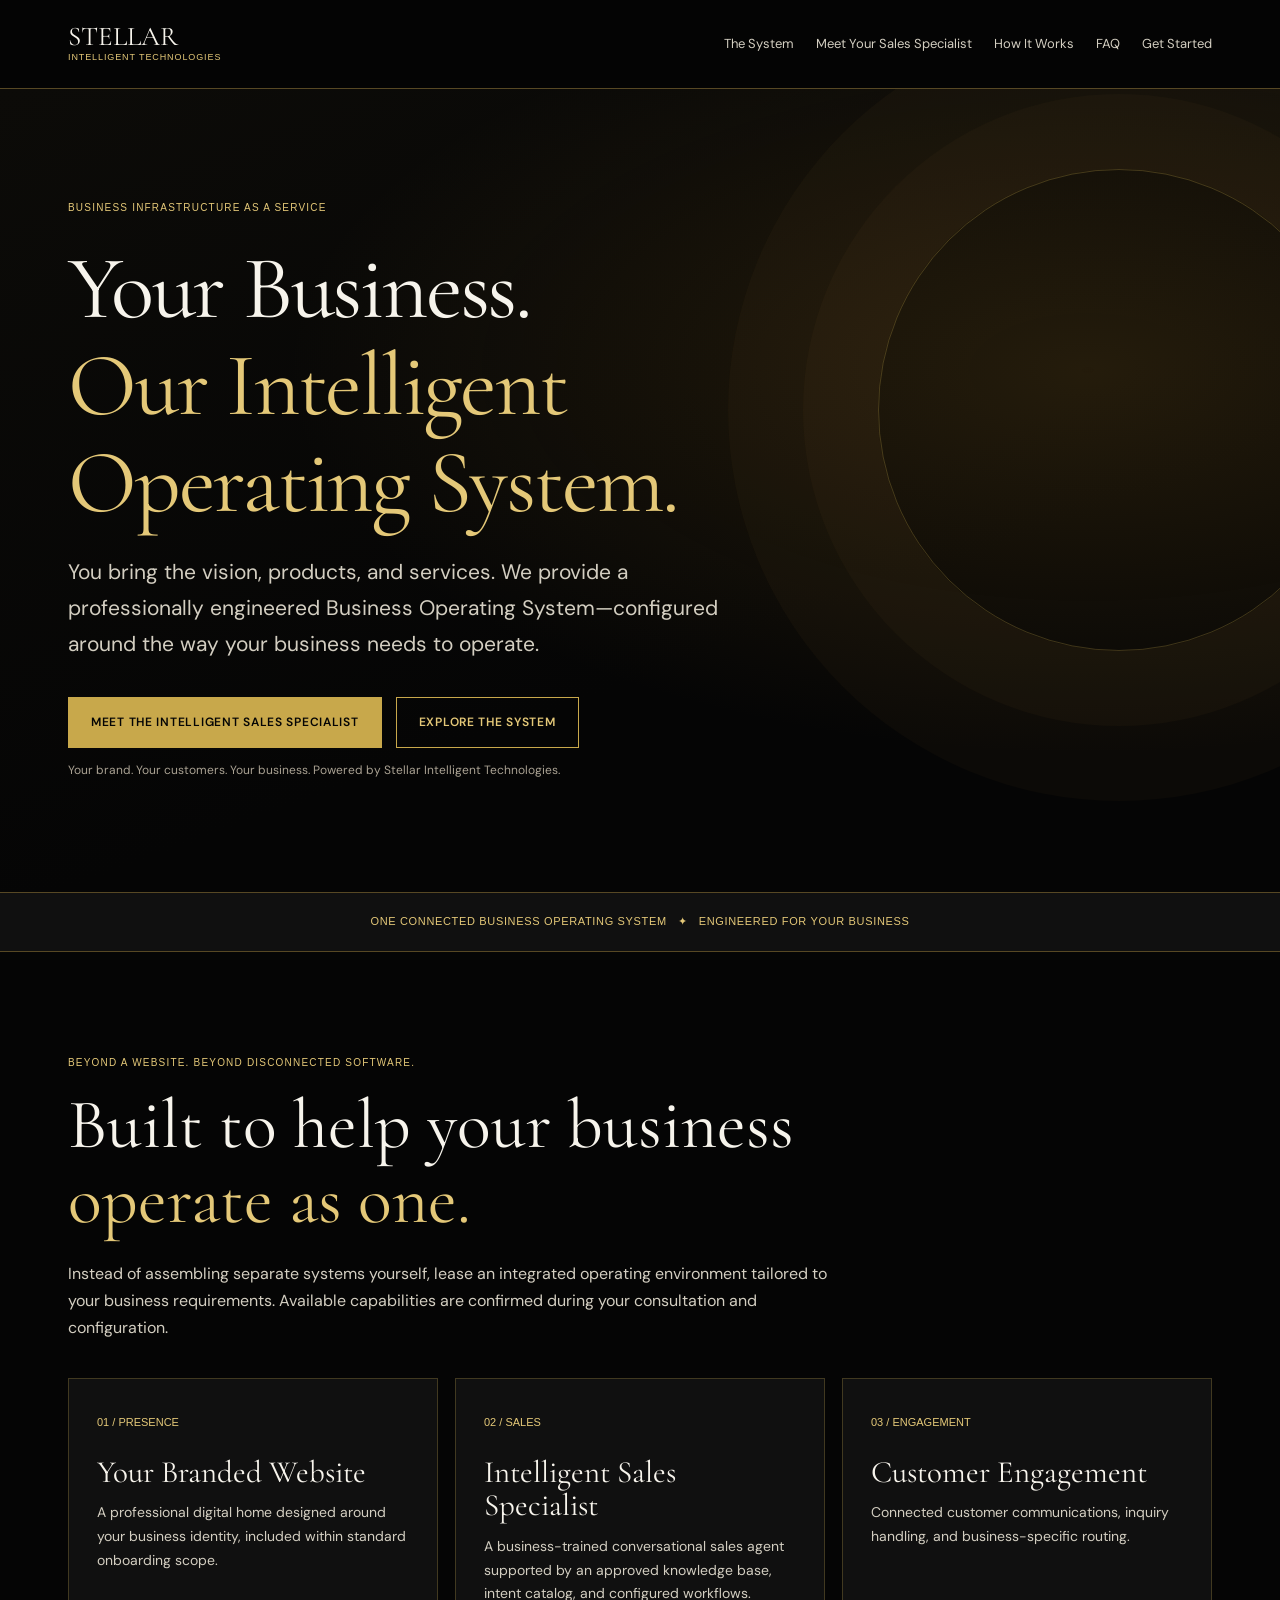
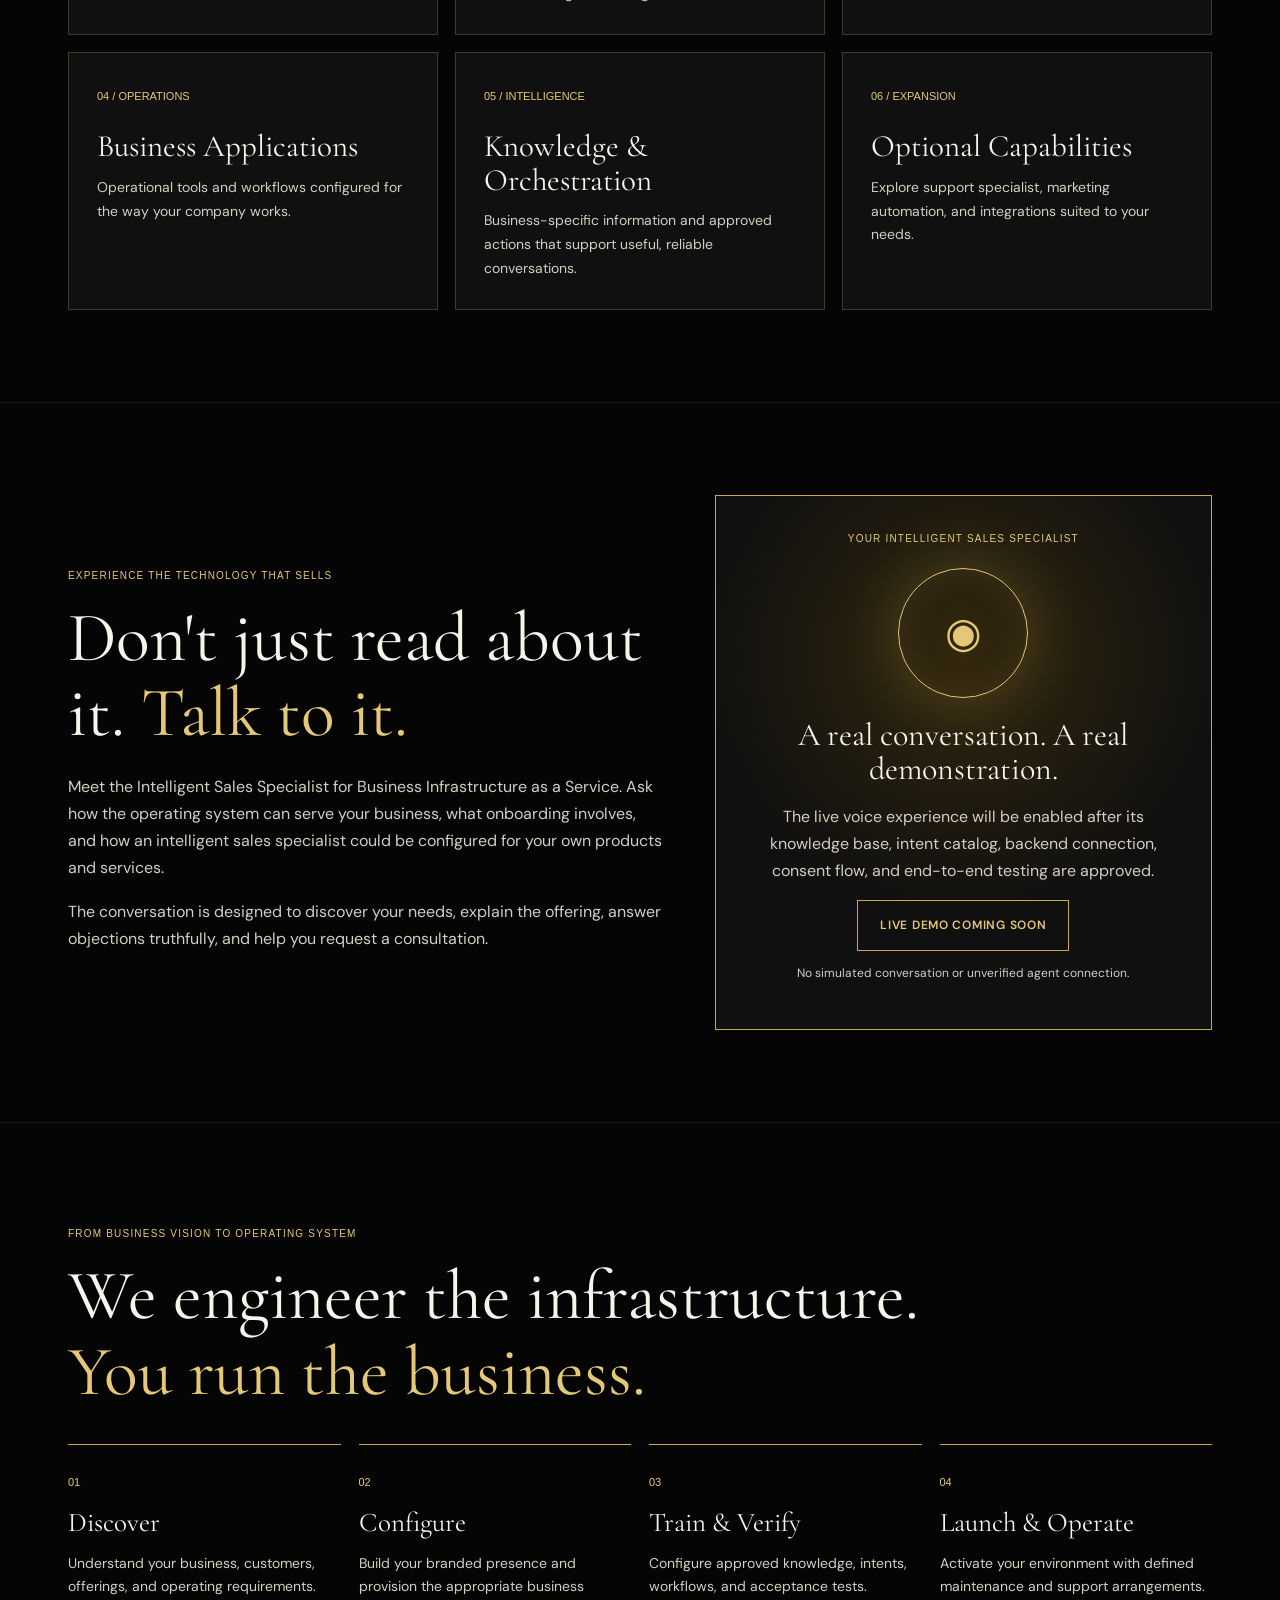
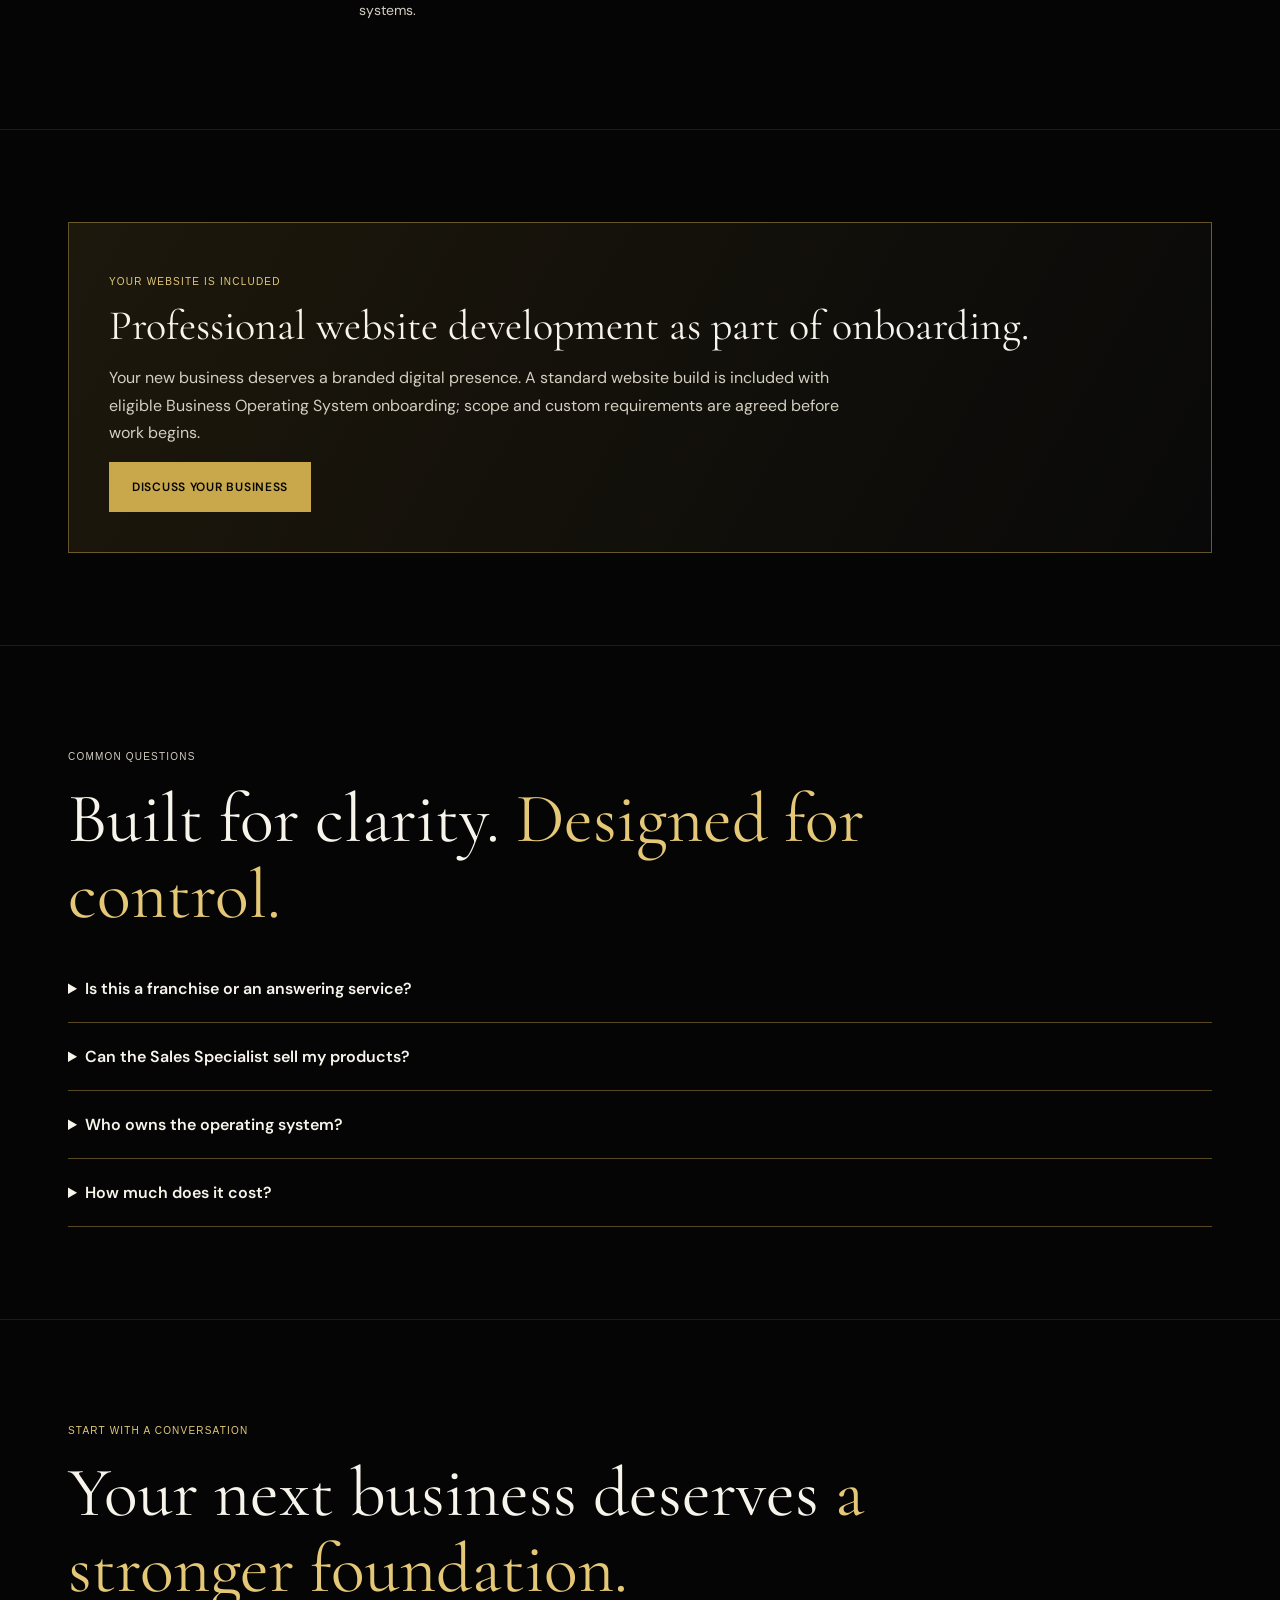
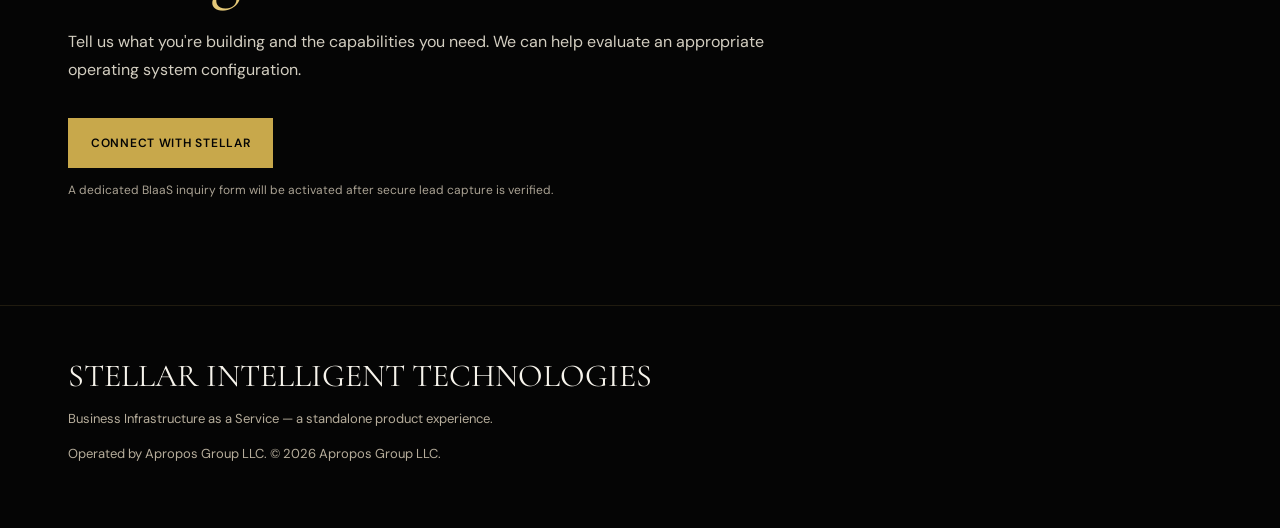
<file: biaas-preview.html>
<!doctype html>
<html lang="en"><head><meta charset="utf-8"><meta name="viewport" content="width=device-width, initial-scale=1"><meta name="theme-color" content="#050505"><meta name="description" content="Lease a professionally engineered Business Operating System, tailored to your business. Experience Stellar's Intelligent Sales Specialist."><title>Business Operating System | Stellar Intelligent Technologies</title><link rel="preconnect" href="https://fonts.googleapis.com"><link rel="preconnect" href="https://fonts.gstatic.com" crossorigin><link href="https://fonts.googleapis.com/css2?family=Cormorant+Garamond:wght@400;500&family=DM+Sans:wght@400;500;600&family=Syncopate:wght@400;700&display=swap" rel="stylesheet"><style>
:root{--black:#050505;--panel:#101010;--gold:#C8A84B;--lightgold:#E4C878;--white:#F7F4EC;--muted:#D3CEC1;--line:#574824}*{box-sizing:border-box}html{scroll-behavior:smooth}body{margin:0;background:var(--black);color:var(--white);font:16px/1.7 'DM Sans',sans-serif}a{color:inherit}a:focus-visible,button:focus-visible{outline:3px solid var(--lightgold);outline-offset:4px}.wrap{max-width:1200px;margin:auto;padding:0 28px}.eyebrow{font:10px/1.8 'Syncopate',sans-serif;letter-spacing:.12em;color:var(--lightgold)}header{position:sticky;top:0;z-index:10;background:#050505f5;border-bottom:1px solid #574824;backdrop-filter:blur(12px)}header .wrap{display:flex;align-items:center;justify-content:space-between;gap:20px;min-height:88px}.brand{font:400 27px/1 'Cormorant Garamond',serif;text-decoration:none}.brand small{display:block;color:var(--lightgold);font:9px/1.7 'Syncopate',sans-serif;letter-spacing:.1em}nav{display:flex;gap:22px;flex-wrap:wrap}nav a{font-size:13px;text-decoration:none;color:var(--muted)}nav a:hover{color:var(--lightgold)}.hero{position:relative;overflow:hidden;padding:110px 0 100px;background:radial-gradient(ellipse at 85% 35%,#7d5b1b40,transparent 52%),linear-gradient(160deg,#0c0b08,#050505 65%)}.hero:after{content:'';position:absolute;right:-80px;top:80px;width:480px;height:480px;border:1px solid #c8a84b44;border-radius:50%;box-shadow:0 0 0 75px #c8a84b08,0 0 0 150px #c8a84b08;pointer-events:none}h1,h2,h3{font-family:'Cormorant Garamond',Georgia,serif;font-weight:400;line-height:1.08}h1{font-size:clamp(52px,7vw,104px);max-width:850px;letter-spacing:-.025em;margin:24px 0}h1 em,h2 em{font-style:normal;color:var(--lightgold)}.lead{font-size:clamp(17px,2vw,21px);max-width:700px;color:var(--muted)}.actions{display:flex;gap:14px;flex-wrap:wrap;margin-top:35px}.btn{display:inline-block;text-decoration:none;padding:14px 22px;font-size:12px;font-weight:600;letter-spacing:.06em;border:1px solid var(--gold);cursor:pointer}.btn.primary{background:var(--gold);color:#050505}.btn.secondary{background:transparent;color:var(--lightgold)}.micro{font-size:12px;color:#aaa293}.strip{border-block:1px solid #574824;background:#101010;padding:19px 0;text-align:center;color:var(--lightgold);font:11px/1.8 'Syncopate',sans-serif;letter-spacing:.06em}.section{padding:92px 0;border-bottom:1px solid #57482455}h2{font-size:clamp(40px,5.5vw,70px);max-width:900px;margin:15px 0 22px}.intro{max-width:760px;color:var(--muted)}.grid{display:grid;grid-template-columns:repeat(3,minmax(0,1fr));gap:17px;margin-top:36px}.card{background:var(--panel);border:1px solid #c8a84b44;padding:28px;min-height:230px}.card .number{font:11px 'Syncopate',sans-serif;color:var(--lightgold)}.card h3{font-size:31px;margin:22px 0 12px}.card p{color:var(--muted);font-size:14px;margin:0}.demo{display:grid;grid-template-columns:1.2fr 1fr;gap:50px;align-items:center}.demo-panel{padding:34px;border:1px solid var(--gold);background:radial-gradient(circle at 50% 30%,#33280e,#101010 58%);text-align:center}.orb{width:130px;height:130px;border:1px solid var(--lightgold);border-radius:50%;margin:20px auto;display:grid;place-items:center;box-shadow:0 0 65px #c8a84b44,inset 0 0 35px #c8a84b22;font-size:42px;color:var(--lightgold)}.demo-panel h3{font-size:32px;margin:12px 0}.demo-panel p{color:var(--muted)}.steps{display:grid;grid-template-columns:repeat(4,1fr);gap:18px;margin-top:35px}.step{border-top:1px solid var(--gold);padding-top:22px}.step b{color:var(--lightgold);font:11px 'Syncopate',sans-serif}.step h3{font-size:27px;margin:14px 0}.step p{font-size:14px;color:var(--muted)}.offer{background:linear-gradient(120deg,#1d180c,#090909);border:1px solid #c8a84b77;padding:40px}.offer h3{font-size:42px;margin:12px 0}.faq details{border-bottom:1px solid #574824;padding:20px 0}.faq summary{cursor:pointer;font-weight:600}.faq p{color:var(--muted)}footer{padding:50px 0;color:#b6ad9b;font-size:13px}footer strong{display:block;font:32px 'Cormorant Garamond',serif;color:var(--white)}@media(max-width:800px){header .wrap{align-items:flex-start;flex-direction:column;padding-top:17px;padding-bottom:17px}nav{gap:14px}.hero{padding:70px 0}.grid,.demo,.steps{grid-template-columns:1fr}.section{padding:65px 0}.card{min-height:0}.hero:after{opacity:.25}.wrap{padding:0 20px}}@media(prefers-reduced-motion:reduce){html{scroll-behavior:auto}}
</style></head><body>
<header><div class="wrap"><a class="brand" href="#top">STELLAR <small>INTELLIGENT TECHNOLOGIES</small></a><nav aria-label="Primary"><a href="#system">The System</a><a href="#sales">Meet Your Sales Specialist</a><a href="#how">How It Works</a><a href="#faq">FAQ</a><a href="#consult">Get Started</a></nav></div></header>
<main id="top"><section class="hero"><div class="wrap"><div class="eyebrow">BUSINESS INFRASTRUCTURE AS A SERVICE</div><h1>Your Business.<br><em>Our Intelligent Operating System.</em></h1><p class="lead">You bring the vision, products, and services. We provide a professionally engineered Business Operating System—configured around the way your business needs to operate.</p><div class="actions"><a class="btn primary" href="#sales">MEET THE INTELLIGENT SALES SPECIALIST</a><a class="btn secondary" href="#system">EXPLORE THE SYSTEM</a></div><p class="micro">Your brand. Your customers. Your business. Powered by Stellar Intelligent Technologies.</p></div></section>
<div class="strip">ONE CONNECTED BUSINESS OPERATING SYSTEM &nbsp; ✦ &nbsp; ENGINEERED FOR YOUR BUSINESS</div>
<section class="section" id="system"><div class="wrap"><p class="eyebrow">BEYOND A WEBSITE. BEYOND DISCONNECTED SOFTWARE.</p><h2>Built to help your business <em>operate as one.</em></h2><p class="intro">Instead of assembling separate systems yourself, lease an integrated operating environment tailored to your business requirements. Available capabilities are confirmed during your consultation and configuration.</p><div class="grid"><article class="card"><span class="number">01 / PRESENCE</span><h3>Your Branded Website</h3><p>A professional digital home designed around your business identity, included within standard onboarding scope.</p></article><article class="card"><span class="number">02 / SALES</span><h3>Intelligent Sales Specialist</h3><p>A business-trained conversational sales agent supported by an approved knowledge base, intent catalog, and configured workflows.</p></article><article class="card"><span class="number">03 / ENGAGEMENT</span><h3>Customer Engagement</h3><p>Connected customer communications, inquiry handling, and business-specific routing.</p></article><article class="card"><span class="number">04 / OPERATIONS</span><h3>Business Applications</h3><p>Operational tools and workflows configured for the way your company works.</p></article><article class="card"><span class="number">05 / INTELLIGENCE</span><h3>Knowledge & Orchestration</h3><p>Business-specific information and approved actions that support useful, reliable conversations.</p></article><article class="card"><span class="number">06 / EXPANSION</span><h3>Optional Capabilities</h3><p>Explore support specialist, marketing automation, and integrations suited to your needs.</p></article></div></div></section>
<section class="section" id="sales"><div class="wrap demo"><div><p class="eyebrow">EXPERIENCE THE TECHNOLOGY THAT SELLS</p><h2>Don't just read about it. <em>Talk to it.</em></h2><p class="intro">Meet the Intelligent Sales Specialist for Business Infrastructure as a Service. Ask how the operating system can serve your business, what onboarding involves, and how an intelligent sales specialist could be configured for your own products and services.</p><p class="intro">The conversation is designed to discover your needs, explain the offering, answer objections truthfully, and help you request a consultation.</p></div><div class="demo-panel"><div class="eyebrow">YOUR INTELLIGENT SALES SPECIALIST</div><div class="orb" aria-hidden="true">◉</div><h3>A real conversation. A real demonstration.</h3><p>The live voice experience will be enabled after its knowledge base, intent catalog, backend connection, consent flow, and end-to-end testing are approved.</p><span class="btn secondary" aria-label="Live demo pending verification">LIVE DEMO COMING SOON</span><p class="micro">No simulated conversation or unverified agent connection.</p></div></div></section>
<section class="section" id="how"><div class="wrap"><p class="eyebrow">FROM BUSINESS VISION TO OPERATING SYSTEM</p><h2>We engineer the infrastructure. <em>You run the business.</em></h2><div class="steps"><div class="step"><b>01</b><h3>Discover</h3><p>Understand your business, customers, offerings, and operating requirements.</p></div><div class="step"><b>02</b><h3>Configure</h3><p>Build your branded presence and provision the appropriate business systems.</p></div><div class="step"><b>03</b><h3>Train & Verify</h3><p>Configure approved knowledge, intents, workflows, and acceptance tests.</p></div><div class="step"><b>04</b><h3>Launch & Operate</h3><p>Activate your environment with defined maintenance and support arrangements.</p></div></div></div></section>
<section class="section"><div class="wrap"><div class="offer"><p class="eyebrow">YOUR WEBSITE IS INCLUDED</p><h3>Professional website development as part of onboarding.</h3><p class="intro">Your new business deserves a branded digital presence. A standard website build is included with eligible Business Operating System onboarding; scope and custom requirements are agreed before work begins.</p><a class="btn primary" href="#consult">DISCUSS YOUR BUSINESS</a></div></div></section>
<section class="section faq" id="faq"><div class="wrap"><p class="eyebrow">COMMON QUESTIONS</p><h2>Built for clarity. <em>Designed for control.</em></h2><details><summary>Is this a franchise or an answering service?</summary><p>No. This is a lease of a configured Business Operating System. You operate your own independent business and offer your own products or services.</p></details><details><summary>Can the Sales Specialist sell my products?</summary><p>Subject to your selected configuration, the Sales Specialist can be trained on approved product information, sales intents, and permitted workflows to engage your prospective customers.</p></details><details><summary>Who owns the operating system?</summary><p>Apropos Group LLC provides and maintains the leased infrastructure. Customer business operations, data rights, and offboarding responsibilities are defined in the service agreement.</p></details><details><summary>How much does it cost?</summary><p>Pricing is based on the required configuration, implementation scope, platform services, and applicable usage. Request a consultation for a tailored proposal.</p></details></div></section>
<section class="section" id="consult"><div class="wrap"><p class="eyebrow">START WITH A CONVERSATION</p><h2>Your next business deserves <em>a stronger foundation.</em></h2><p class="intro">Tell us what you're building and the capabilities you need. We can help evaluate an appropriate operating system configuration.</p><div class="actions"><a class="btn primary" href="https://stellaruc.com/" target="_blank" rel="noopener noreferrer">CONNECT WITH STELLAR</a></div><p class="micro">A dedicated BIaaS inquiry form will be activated after secure lead capture is verified.</p></div></section></main>
<footer><div class="wrap"><strong>STELLAR INTELLIGENT TECHNOLOGIES</strong><p>Business Infrastructure as a Service — a standalone product experience.</p><p>Operated by Apropos Group LLC. © 2026 Apropos Group LLC.</p></div></footer></body></html>
</file>
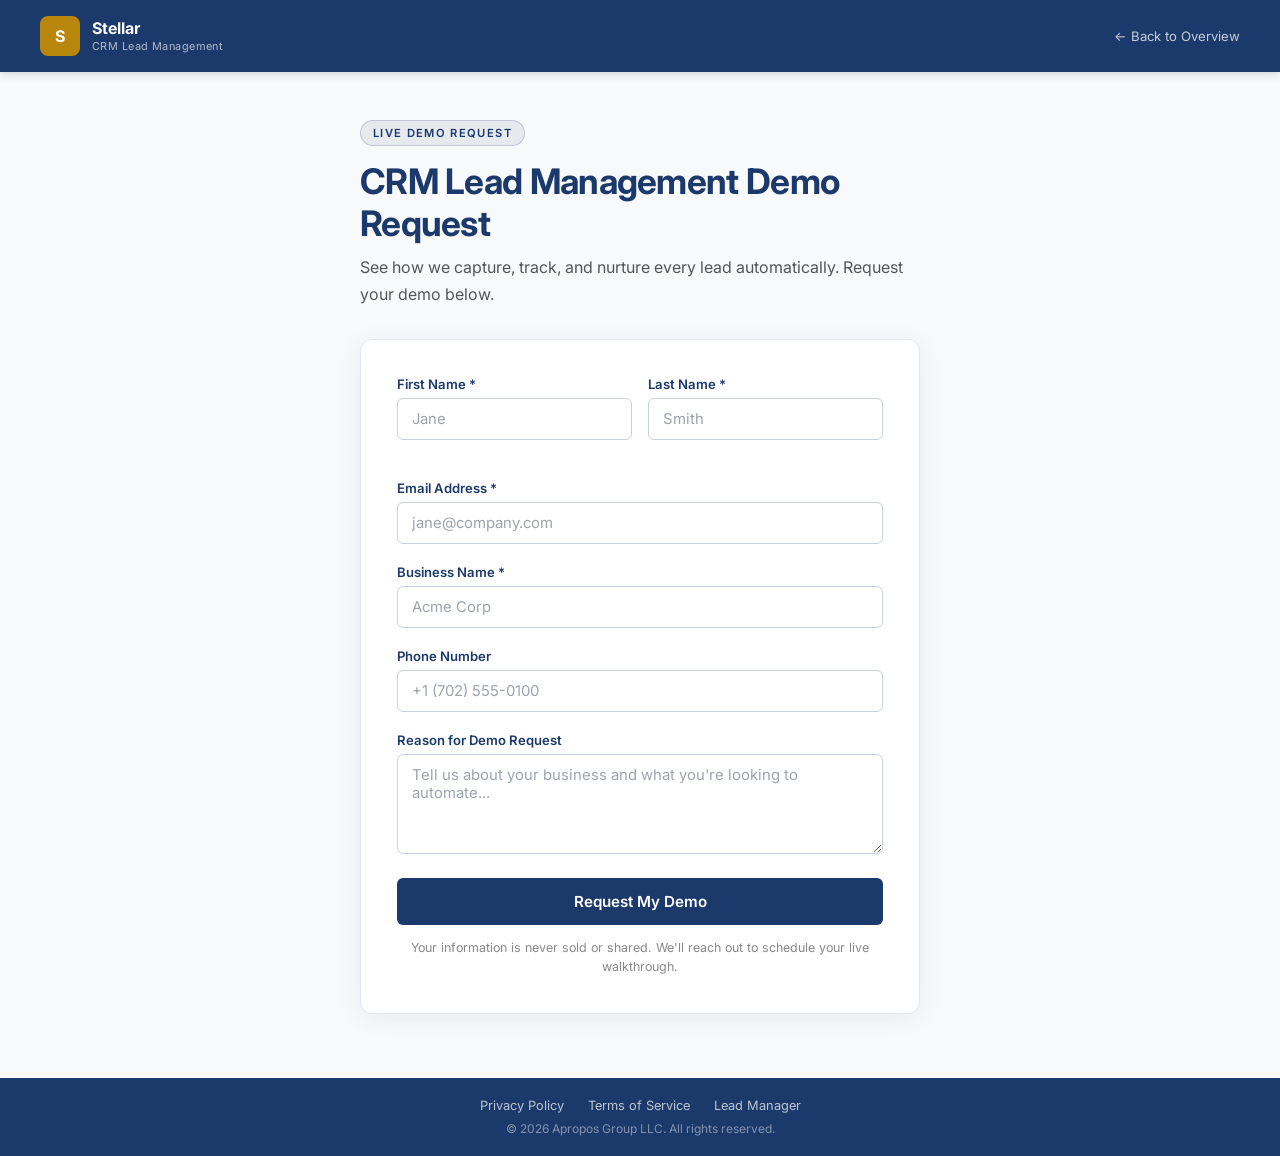
<file: demo-request.html>
<!DOCTYPE html>
<html lang="en">
<head>
  <meta charset="UTF-8" />
  <meta name="viewport" content="width=device-width, initial-scale=1.0" />
  <title>Lead Manager Demo Request — Stellar Intelligent Software Developers</title>
  <meta name="description" content="Request a live demo of the Stellar Lead Manager. Turn every lead into a revenue opportunity." />
  <link rel="preconnect" href="https://fonts.googleapis.com" />
  <link href="https://fonts.googleapis.com/css2?family=Inter:wght@300;400;500;600;700&display=swap" rel="stylesheet" />
  <style>
    *, *::before, *::after { box-sizing: border-box; margin: 0; padding: 0; }
    html { scroll-behavior: smooth; }
    body {
      font-family: 'Inter', system-ui, -apple-system, sans-serif;
      background: #F8F9FA;
      color: #333333;
      min-height: 100vh;
      display: flex;
      flex-direction: column;
    }
    nav {
      background: #1B3A6B;
      padding: 16px 40px;
      display: flex;
      align-items: center;
      justify-content: space-between;
      box-shadow: 0 2px 8px rgba(27,58,107,0.18);
    }
    .nav-brand { display: flex; align-items: center; gap: 12px; text-decoration: none; }
    .nav-logo-mark { width: 40px; height: 40px; background: #B8860B; border-radius: 8px; display: grid; place-items: center; font-weight: 700; font-size: 1rem; color: #fff; }
    .nav-brand-text { display: flex; flex-direction: column; }
    .nav-brand-name { font-size: 1rem; font-weight: 700; color: #ffffff; line-height: 1.2; }
    .nav-brand-sub { font-size: 0.68rem; color: rgba(255,255,255,0.65); font-weight: 400; letter-spacing: 0.04em; }
    .nav-back { font-size: 0.82rem; color: rgba(255,255,255,0.75); text-decoration: none; transition: color 0.2s; }
    .nav-back:hover { color: #B8860B; }
    main { flex: 1; display: flex; align-items: flex-start; justify-content: center; padding: 48px 20px 64px; }
    .page-wrap { width: 100%; max-width: 560px; }
    .page-header { margin-bottom: 32px; }
    .page-kicker { display: inline-block; background: rgba(27,58,107,0.08); border: 1px solid rgba(27,58,107,0.2); color: #1B3A6B; font-size: 0.7rem; font-weight: 600; letter-spacing: 0.12em; text-transform: uppercase; padding: 5px 12px; border-radius: 100px; margin-bottom: 14px; }
    .page-title { font-size: clamp(1.6rem, 4vw, 2.2rem); font-weight: 700; color: #1B3A6B; line-height: 1.2; margin-bottom: 10px; letter-spacing: -0.02em; }
    .page-subtitle { font-size: 1rem; color: #555555; line-height: 1.65; }
    .form-card { background: #ffffff; border: 1px solid #E2E6EC; border-radius: 12px; padding: 36px; box-shadow: 0 4px 24px rgba(27,58,107,0.07); }
    .field { margin-bottom: 20px; }
    .field-row { display: grid; grid-template-columns: 1fr 1fr; gap: 16px; margin-bottom: 20px; }
    label.field-label { display: block; font-size: 0.82rem; font-weight: 600; color: #1B3A6B; margin-bottom: 6px; }
    input[type="text"], input[type="email"], input[type="tel"], textarea {
      width: 100%; background: #ffffff; border: 1px solid #C8D0DC; border-radius: 6px;
      padding: 11px 14px; font-family: 'Inter', system-ui, sans-serif; font-size: 0.93rem;
      color: #333333; outline: none; transition: border-color 0.2s, box-shadow 0.2s;
    }
    input::placeholder, textarea::placeholder { color: #9CA3AF; }
    input:focus, textarea:focus { border-color: #1B3A6B; box-shadow: 0 0 0 3px rgba(27,58,107,0.12); }
    input.error, textarea.error { border-color: #DC2626; }
    textarea { resize: vertical; min-height: 100px; }
    .field-error { font-size: 0.78rem; color: #DC2626; margin-top: 5px; display: none; }
    .field-error.show { display: block; }
    .submit-btn { width: 100%; padding: 14px; background: #1B3A6B; color: #ffffff; border: none; border-radius: 6px; font-family: 'Inter', system-ui, sans-serif; font-size: 0.95rem; font-weight: 600; cursor: pointer; transition: background 0.2s, transform 0.15s; }
    .submit-btn:hover:not(:disabled) { background: #B8860B; transform: translateY(-1px); }
    .submit-btn:disabled { opacity: 0.6; cursor: not-allowed; transform: none; }
    .form-note { font-size: 0.78rem; color: #888888; text-align: center; margin-top: 14px; line-height: 1.5; }
    .success-state { display: none; text-align: center; padding: 2rem 0; }
    .success-icon { width: 60px; height: 60px; border-radius: 50%; background: rgba(27,58,107,0.08); border: 2px solid #1B3A6B; display: grid; place-items: center; margin: 0 auto 1.2rem; }
    .success-icon svg { width: 26px; height: 26px; stroke: #1B3A6B; fill: none; stroke-width: 2.5; }
    .success-state h3 { font-size: 1.5rem; font-weight: 700; color: #1B3A6B; margin-bottom: 0.5rem; }
    .success-state p { color: #555555; }
    .form-general-error { display: none; background: #FEF2F2; border: 1px solid #FECACA; border-radius: 6px; padding: 10px 14px; font-size: 0.86rem; color: #DC2626; margin-top: 12px; text-align: center; }
    .form-general-error.show { display: block; }
    footer { background: #1B3A6B; padding: 20px 40px; text-align: center; }
    .footer-links { display: flex; align-items: center; justify-content: center; gap: 24px; flex-wrap: wrap; margin-bottom: 8px; }
    .footer-links a { font-size: 0.8rem; color: rgba(255,255,255,0.7); text-decoration: none; transition: color 0.2s; }
    .footer-links a:hover { color: #B8860B; }
    .footer-copy { font-size: 0.75rem; color: rgba(255,255,255,0.45); }
    @media (max-width: 560px) {
      nav { padding: 14px 20px; }
      .form-card { padding: 24px 20px; }
      .field-row { grid-template-columns: 1fr; gap: 0; }
      footer { padding: 18px 20px; }
    }
  </style>
</head>
<body>

  <nav>
    <a class="nav-brand" href="/">
      <div class="nav-logo-mark">S</div>
      <div class="nav-brand-text">
        <span class="nav-brand-name">Stellar</span>
        <span class="nav-brand-sub">CRM Lead Management</span>
      </div>
    </a>
    <a class="nav-back" href="/">← Back to Overview</a>
  </nav>

  <main>
    <div class="page-wrap">

      <div class="page-header">
        <div class="page-kicker">Live Demo Request</div>
        <h1 class="page-title">CRM Lead Management Demo Request</h1>
        <p class="page-subtitle">See how we capture, track, and nurture every lead automatically. Request your demo below.</p>
      </div>

      <div class="form-card">
        <form id="demoForm" novalidate>

          <div class="field-row">
            <div class="field">
              <label class="field-label" for="first_name">First Name *</label>
              <input type="text" id="first_name" name="first_name" placeholder="Jane" autocomplete="given-name" required />
              <div class="field-error" id="err_first_name">First name is required.</div>
            </div>
            <div class="field">
              <label class="field-label" for="last_name">Last Name *</label>
              <input type="text" id="last_name" name="last_name" placeholder="Smith" autocomplete="family-name" required />
              <div class="field-error" id="err_last_name">Last name is required.</div>
            </div>
          </div>

          <div class="field">
            <label class="field-label" for="email">Email Address *</label>
            <input type="email" id="email" name="email" placeholder="jane@company.com" autocomplete="email" required />
            <div class="field-error" id="err_email">Please enter a valid email address.</div>
          </div>

          <div class="field">
            <label class="field-label" for="business_name">Business Name *</label>
            <input type="text" id="business_name" name="business_name" placeholder="Acme Corp" autocomplete="organization" required />
            <div class="field-error" id="err_business_name">Business name is required.</div>
          </div>

          <div class="field">
            <label class="field-label" for="phone">Phone Number</label>
            <input type="tel" id="phone" name="phone" placeholder="+1 (702) 555-0100" autocomplete="tel" />
          </div>

          <div class="field">
            <label class="field-label" for="reason">Reason for Demo Request</label>
            <textarea id="reason" name="reason" placeholder="Tell us about your business and what you're looking to automate..."></textarea>
          </div>

          <button type="submit" class="submit-btn" id="submitBtn">Request My Demo</button>
          <div class="form-general-error" id="generalError">Something went wrong. Please try again.</div>
        </form>

        <div class="success-state" id="successState">
          <div class="success-icon">
            <svg viewBox="0 0 24 24"><polyline points="20 6 9 17 4 12"/></svg>
          </div>
          <h3>Demo request received.</h3>
          <p>We'll be in touch within one business day to schedule your walkthrough.</p>
        </div>

        <p class="form-note">Your information is never sold or shared. We'll reach out to schedule your live walkthrough.</p>
      </div>

    </div>
  </main>

  <footer>
    <div class="footer-links">
      <a href="https://ai4businesses.org/privacy" target="_blank">Privacy Policy</a>
      <a href="https://ai4businesses.org/terms" target="_blank">Terms of Service</a>
      <a href="/">Lead Manager</a>
    </div>
    <div class="footer-copy">© 2026 Apropos Group LLC. All rights reserved.</div>
  </footer>

  <script>
  'use strict';
  const form = document.getElementById('demoForm');
  const submitBtn = document.getElementById('submitBtn');
  const successState = document.getElementById('successState');
  const generalError = document.getElementById('generalError');

  function clearErrors() {
    document.querySelectorAll('.field-error').forEach(el => el.classList.remove('show'));
    document.querySelectorAll('input, textarea').forEach(el => el.classList.remove('error'));
    generalError.classList.remove('show');
  }

  function showError(id, errId) {
    const el = document.getElementById(id); if (el) el.classList.add('error');
    const err = document.getElementById(errId); if (err) err.classList.add('show');
  }

  function validate() {
    let valid = true;
    if (!document.getElementById('first_name').value.trim()) { showError('first_name', 'err_first_name'); valid = false; }
    if (!document.getElementById('last_name').value.trim())  { showError('last_name',  'err_last_name');  valid = false; }
    const email = document.getElementById('email').value.trim();
    if (!email || !email.includes('@') || !email.includes('.')) { showError('email', 'err_email'); valid = false; }
    if (!document.getElementById('business_name').value.trim()) { showError('business_name', 'err_business_name'); valid = false; }
    return valid;
  }

  form.addEventListener('submit', async (e) => {
    e.preventDefault();
    clearErrors();
    if (!validate()) return;
    submitBtn.disabled = true;
    submitBtn.textContent = 'Submitting…';
    const payload = {
      first_name:    document.getElementById('first_name').value.trim(),
      last_name:     document.getElementById('last_name').value.trim(),
      email:         document.getElementById('email').value.trim(),
      business_name: document.getElementById('business_name').value.trim(),
      phone:         document.getElementById('phone').value.trim(),
      reason:        document.getElementById('reason').value.trim(),
      demo_site:     'biaas.stellaruc.com',
    };
    try {
      const res = await fetch('/.netlify/functions/submit-demo-request', {
        method: 'POST', headers: { 'Content-Type': 'application/json' }, body: JSON.stringify(payload),
      });
      if (!res.ok) throw new Error('Server error');
      form.style.display = 'none';
      successState.style.display = 'block';
    } catch {
      submitBtn.disabled = false;
      submitBtn.textContent = 'Request My Demo';
      generalError.classList.add('show');
    }
  });
  </script>
</body>
</html>
</file>
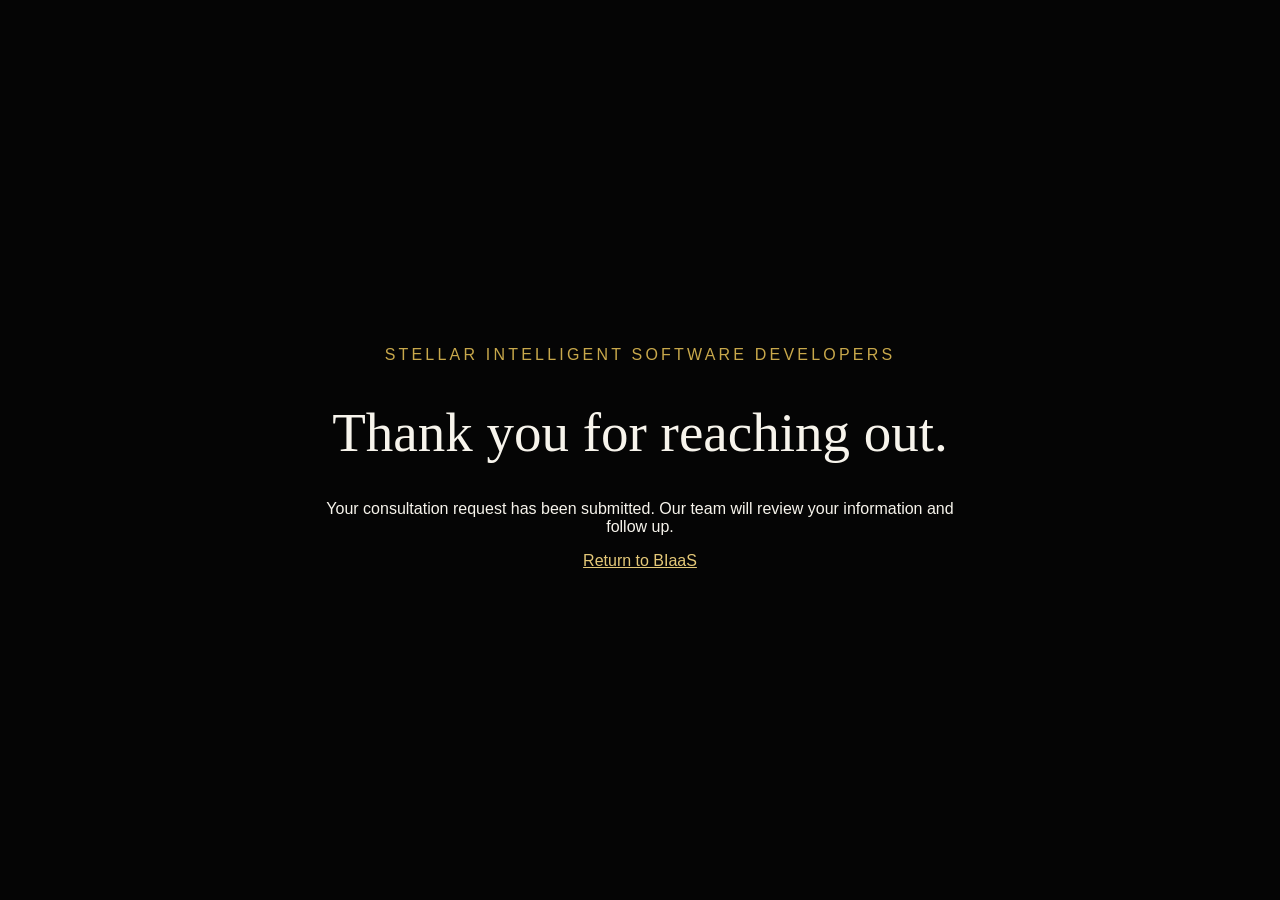
<file: thank-you.html>
<!doctype html><html lang="en"><meta charset="utf-8"><meta name="viewport" content="width=device-width,initial-scale=1"><title>Request Received | BIaaS</title><body style="margin:0;min-height:100vh;display:grid;place-items:center;background:#050505;color:#f7f4ec;font:16px Arial,sans-serif"><main style="max-width:650px;padding:36px;text-align:center"><p style="color:#c8a84b;letter-spacing:.2em">STELLAR INTELLIGENT SOFTWARE DEVELOPERS</p><h1 style="font:normal 55px Georgia,serif">Thank you for reaching out.</h1><p>Your consultation request has been submitted. Our team will review your information and follow up.</p><a href="/" style="color:#e4c878">Return to BIaaS</a></main></body></html>
</file>
